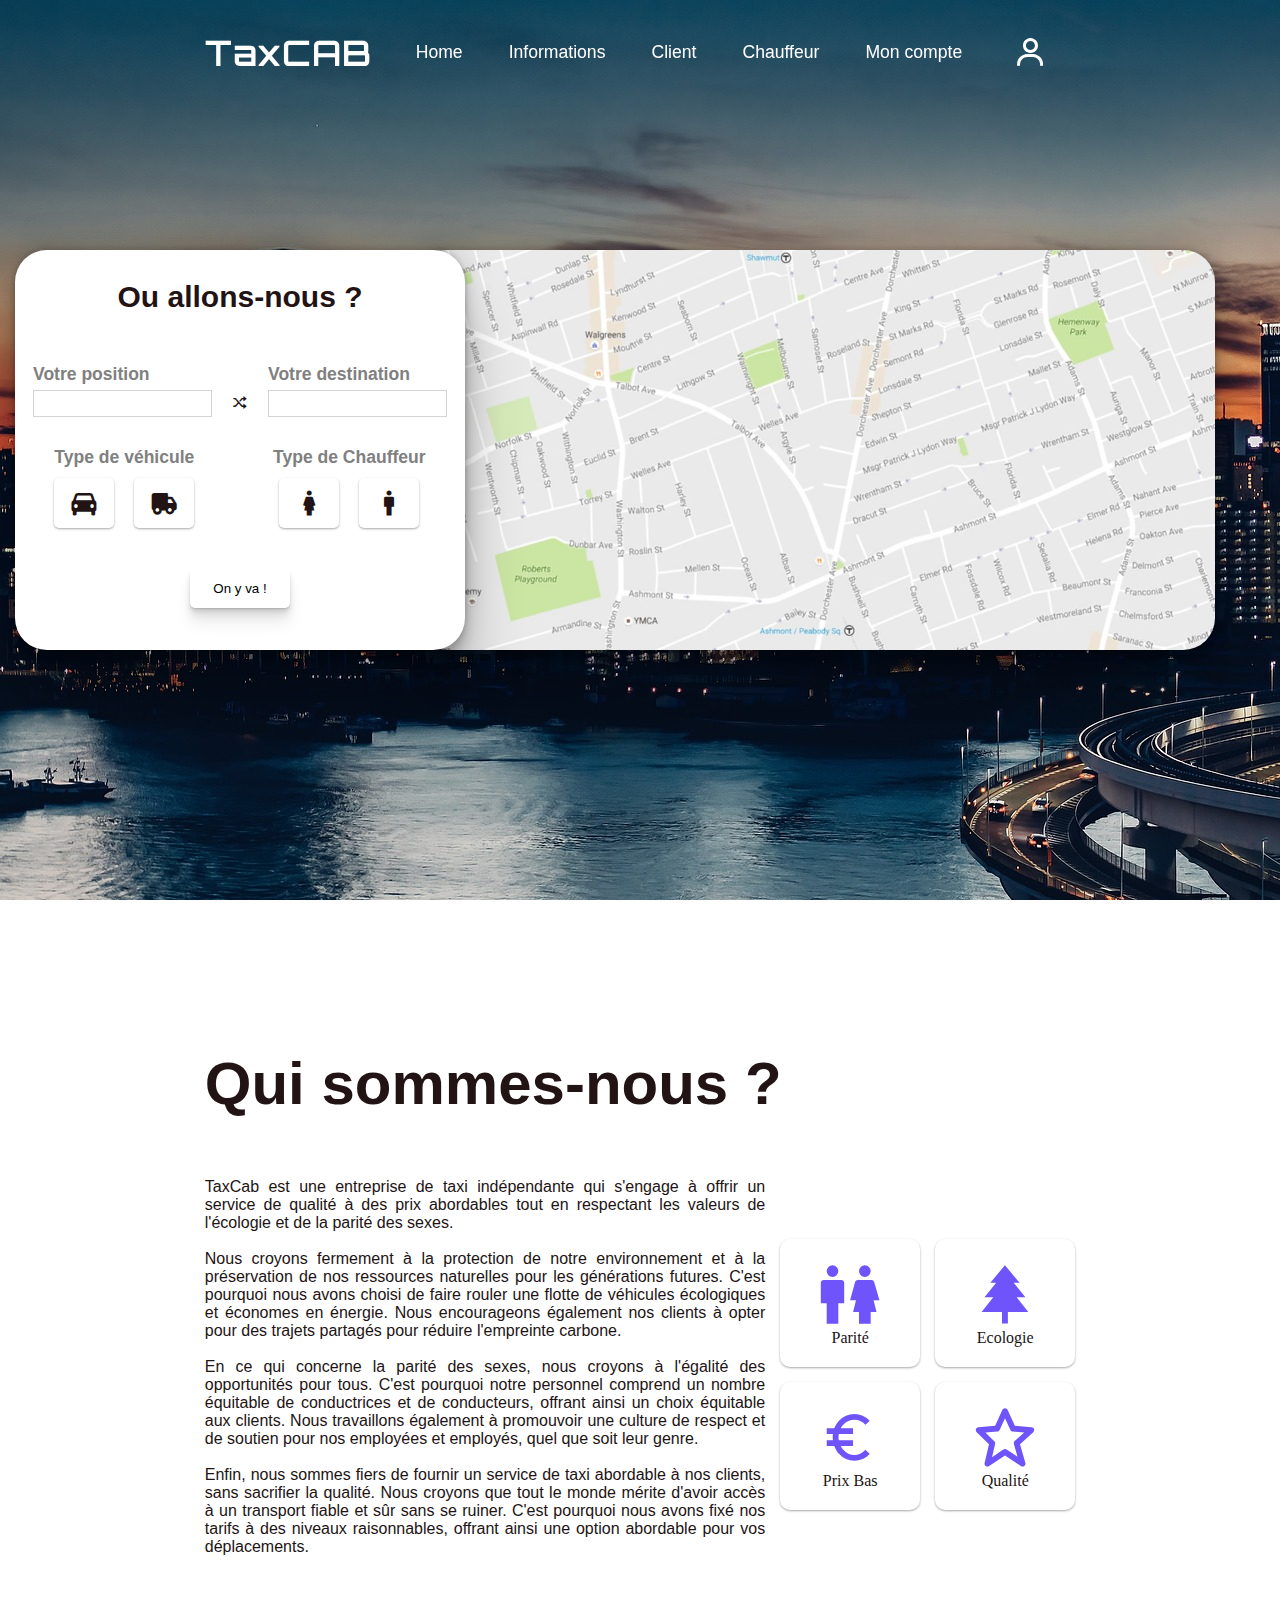
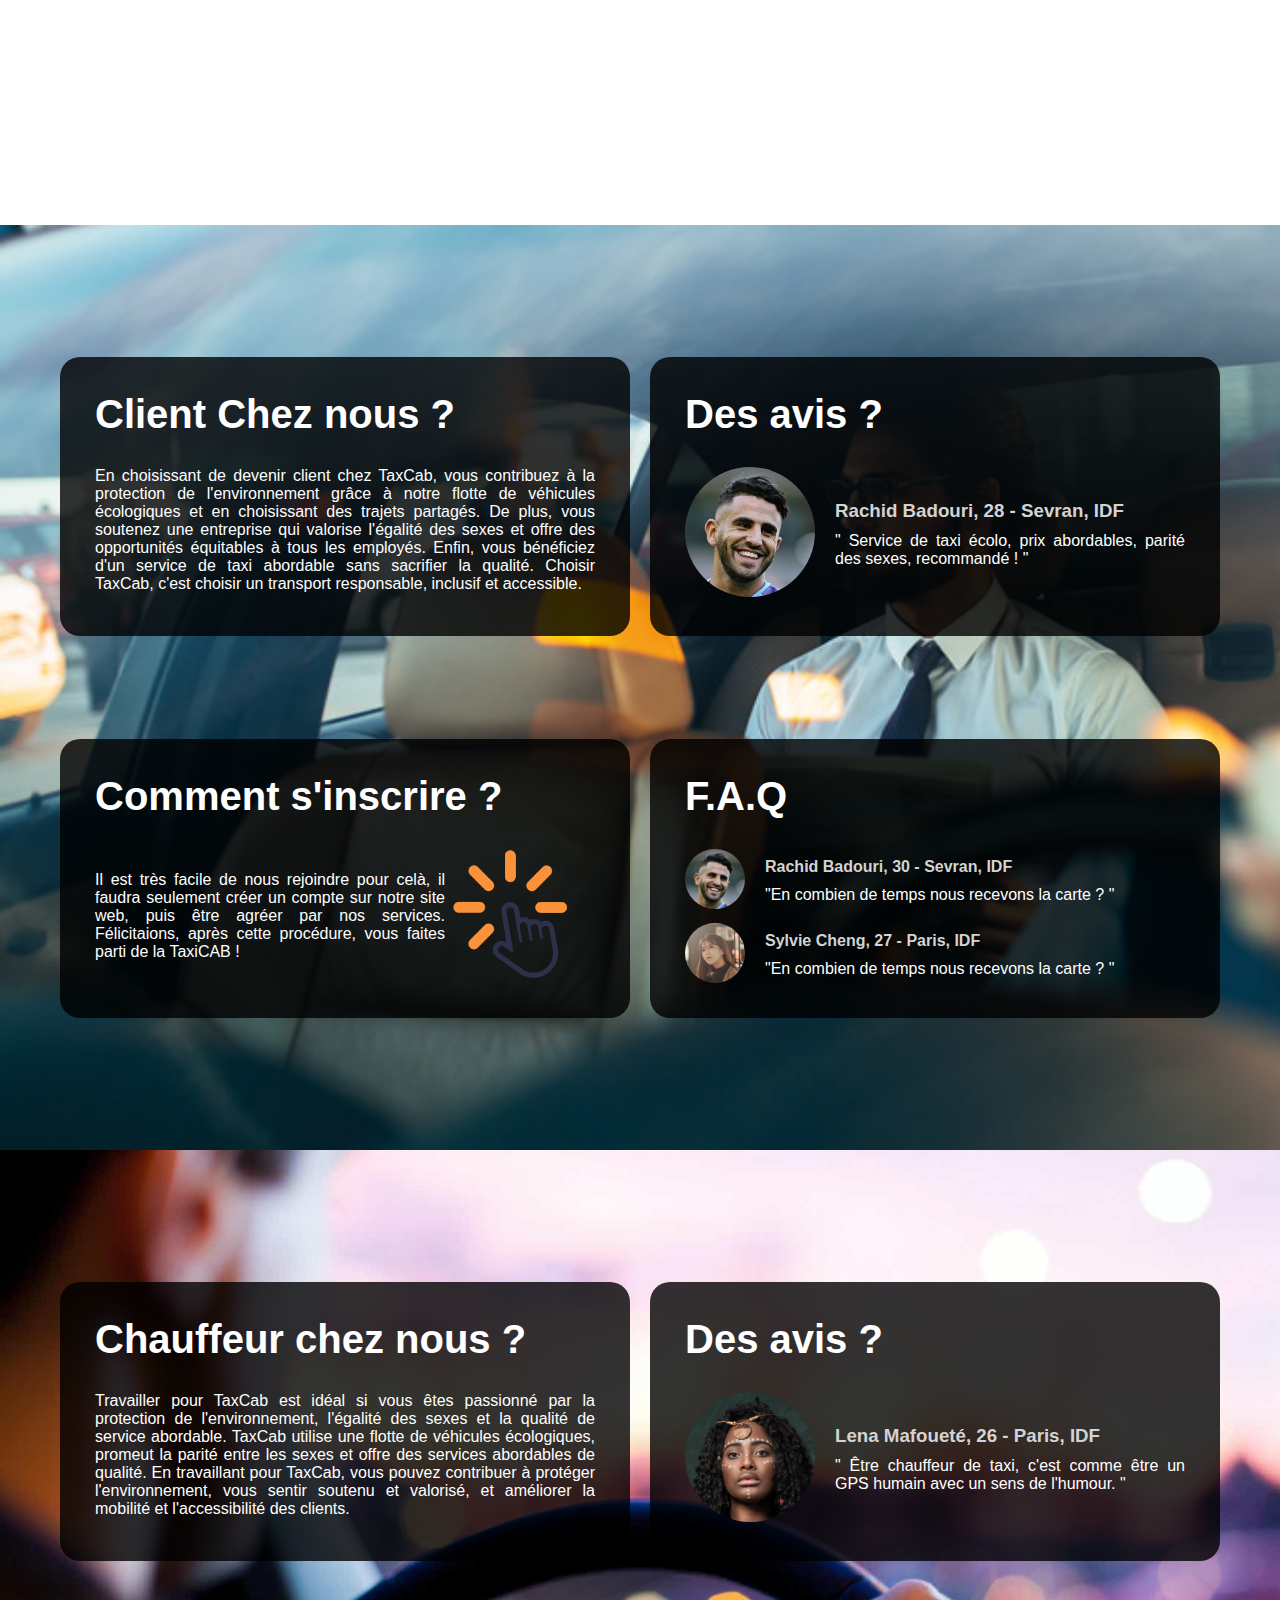
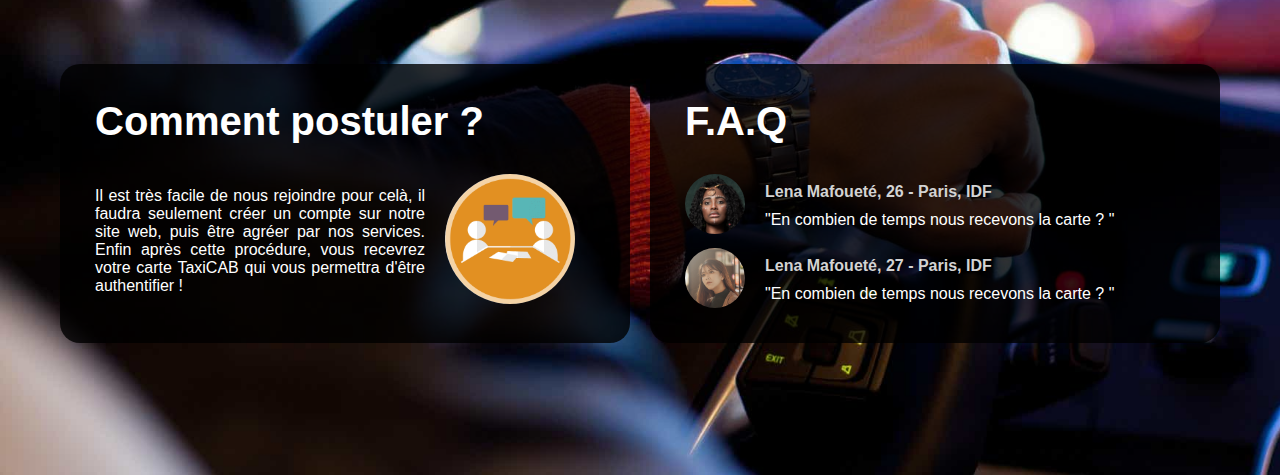
<file: index.html>
<!DOCTYPE html>
<html>
<head>
    <meta charset="utf-8">
    <meta name="viewport" content="width=device-width, initial-scale=1">
    <link rel="stylesheet" type="text/css" href="style.css">
    <link rel="stylesheet" href="https://cdn.jsdelivr.net/npm/boxicons@latest/css/boxicons.min.css">
    <link rel="preconnect" href="https://fonts.googleapis.com">
    <link rel="preconnect" href="https://fonts.gstatic.com" crossorigin>
    <link href="https : //fonts.googleapis.com/css2?family= Paytone+One & family =Poppins:ital,wght@0,100;0,200;0,300;0,400;0,500;0,600;0,700;0,800;0,900;1,800 & display= swap" rel="feuille de style">
    <link href="https://fonts.googleapis.com/css2?family=Orbitron:wght@600&display=swap" rel="stylesheet">

    <title>TaxCAB</title>
</head>
<body>

    <header>
       <h1><a href ="index.html" class = "logo">TaxCAB</a></h1>
        <div class="bx bx-menu" id="menu-icon"></div>
        <nav>
            <ul>
                <li><a href="#Home" class="menu_hover">Home</a></li>
                <li><a href="#Information" class="menu_hover">Informations</a></li>
                <li><a href="#Client" class="menu_hover">Client</a></li>
                <li><a href="#Chauffeur" class="menu_hover">Chauffeur</a></li>
                <li><a href="MonCompte/MonCompte.html" class="menu_hover">Mon compte</a></li>
                <li><a href="connexion/connexion2.html"><div class="bx bx-user" id="user-icon"></div></a></li>
            </ul>
        </nav>
    </header>

    <section class="Home" id="Home">
        
        <div class="box-travel">
            <div class="box-travel-div-title">
                <h2>Ou allons-nous ?</h2>
            </div>
            <div class="box-travel-div">
                <div class="box-travel-div-p">
                    <h3>Votre position</h3>
                    <input type="text" name="position">
                </div>
                <div class=" bx bx-shuffle" id="fleche"></div>
                <div class="box-travel-div-p">
                    <h3>Votre destination</h3>
                    <input type="text" name="position">
                </div>
            </div>
            <div class="div-type">
                <div class="type-vehicule">
                    <div class="type-vehicule-title">
                        <h3>Type de véhicule</h3>
                    </div>
                    <div class="type-vehicule-image">
                        <div class="bx bxs-car icon" id ="icon-car"></div>
                        <div class="bx bxs-truck icon" id ="icon-truck"></div>
                    </div>
                </div>
                <div class="type-vehicule">
                    <div class="type-vehicule-title">
                        <h3>Type de Chauffeur</h3>
                    </div>
                    <div class="type-vehicule-image">
                        <div class="bx bx-female icon" id ="icon-female"></div>
                        <div class="bx bx-male icon" id ="icon-male"></div>
                    </div>
                </div>
            </div>
                <div class="flex">
                    <button class="button-go" type="button"><p>On y va !</p></button>
                </div>
        </div>

        <div class="maps">
            <img src="Image/Carte.png">
        </div>

    </section>

    <section id="Information">
        
        <div class="informations" >
            
            <div class="informations_title">
                <h2><br>Qui sommes-nous ?</h2>
            </div>
            <div class="informations_container">
                <div class="informations_text">
                    <p>TaxCab est une entreprise de taxi indépendante qui s'engage à offrir un service de qualité à des prix abordables tout en respectant les valeurs de l'écologie et de la parité des sexes.</p>

                    <br>

                    <p>Nous croyons fermement à la protection de notre environnement et à la préservation de nos ressources naturelles pour les générations futures. C'est pourquoi nous avons choisi de faire rouler une flotte de véhicules écologiques et économes en énergie. Nous encourageons également nos clients à opter pour des trajets partagés pour réduire l'empreinte carbone.</p>

                    <br>

                    <p>En ce qui concerne la parité des sexes, nous croyons à l'égalité des opportunités pour tous. C'est pourquoi notre personnel comprend un nombre équitable de conductrices et de conducteurs, offrant ainsi un choix équitable aux clients. Nous travaillons également à promouvoir une culture de respect et de soutien pour nos employées et employés, quel que soit leur genre.</p>

                    <br>

                    <p>Enfin, nous sommes fiers de fournir un service de taxi abordable à nos clients, sans sacrifier la qualité. Nous croyons que tout le monde mérite d'avoir accès à un transport fiable et sûr sans se ruiner. C'est pourquoi nous avons fixé nos tarifs à des niveaux raisonnables, offrant ainsi une option abordable pour vos déplacements.</p>
                </div>

                <div class="informations_img">
                    <div class="row">
                        <div class="box_img">
                            
                            <div class='bx bx-male-female icon_informations'></div>

                            <p class="description">Parité</p>                            
                        </div>

                        <div class="box_img">
                            <div class='bx bxs-tree icon_informations'></div>
                            <p class="description">Ecologie</p>
                        </div>
                    </div>

                    <div class="row">
                        <div class="box_img">
                            <div class='bx bx-euro icon_informations' ></div>
                            <p class="description">Prix Bas</p>
                        </div>

                        <div class="box_img">
                            <div class='bx bx-star icon_informations'></div>
                            <p class="description">Qualité</p>
                        </div>
                    </div>
                </div>
            </div>
        </div>

    </section>
    <section id="Client">
       <div class="chauffeur">
           
            <div class="flex_text_chauffeur">
                <div class="row">
                    <div class="transparent-box">
                        <div class="title_chauffeur">
                            <h2>Client Chez nous ?</h2>
                        </div>

                        <div class="description_chauffeur">
                            <p>En choisissant de devenir client chez TaxCab, vous contribuez à la protection de l'environnement grâce à notre flotte de véhicules écologiques et en choisissant des trajets partagés. De plus, vous soutenez une entreprise qui valorise l'égalité des sexes et offre des opportunités équitables à tous les employés. Enfin, vous bénéficiez d'un service de taxi abordable sans sacrifier la qualité. Choisir TaxCab, c'est choisir un transport responsable, inclusif et accessible.</p> 
                        </div>   
                    </div>
                    <div class="transparent-box">
                        <div class="title_chauffeur">
                            <h2>Des avis ?</h2>
                        </div>

                        <div class="description_chauffeur">
                            <div class="description_chauffeur-img">
                                <img class="description-image-chauffeur" src="Image/marhez.png">
                            </div>
                            <div>
                                  <h3>Rachid Badouri, 28 - Sevran, IDF</h3>
                                  <p>" Service de taxi écolo, prix abordables, parité des sexes, recommandé ! "</p>   
                            </div>
                        </div>   
                    </div>
                </div>
                <div class="row">
                    <div class="transparent-box">
                        <div class="title_chauffeur">
                            <h2>Comment s'inscrire ?</h2>
                        </div>
                        <div class="description_chauffeur">
                            <div>
                                  <p>Il est très facile de nous rejoindre pour celà, il faudra seulement créer un compte sur notre site web, puis être agréer par nos services. Félicitaions, après cette procédure, vous faites parti de la TaxiCAB !</p>   
                            </div>
                            <div class="description_chauffeur-img">
                                <a href="Connexionchauffeur/chauffeur.html"><img class="description-image-chauffeur" id= "img3"src="Image/inscription.png"></a>
                            </div>
                        </div> 
                    </div>
                    <div class="transparent-box">
                        <div class="title_chauffeur">
                            <h2>F.A.Q</h2>
                        </div>

                        <div class="description_chauffeur">
                            <div class="faq">
                                <div class="flex-center" id="row-ligne">
                                    <div class="description_chauffeur-img">
                                        <img class="description-image-chauffeur" src="Image/marhez.png">
                                    </div>
                                    <div>
                                          <h3>Rachid Badouri, 30 - Sevran, IDF</h3>
                                          <p>"En combien de temps nous recevons la carte ? "</p>   
                                    </div>
                                </div>
                                <div class="flex-center">
                                    <div class="description_chauffeur-img">
                                        <img class="description-image-chauffeur" src="Image/faq.jpg">
                                    </div>
                                    <div>
                                          <h3>Sylvie Cheng, 27 - Paris, IDF</h3>
                                          <p>"En combien de temps nous recevons la carte ? "</p>   
                                    </div>
                                </div>
                            </div>
                        </div>
                    </div>
                </div>
            </div>
        </div> 
    </section>    
    <section id="Chauffeur">
       <div class="chauffeur">
           
            <div class="flex_text_chauffeur">
                <div class="row">
                    <div class="transparent-box">
                        <div class="title_chauffeur">
                            <h2>Chauffeur chez nous ?</h2>
                        </div>

                        <div class="description_chauffeur">
                            <p>Travailler pour TaxCab est idéal si vous êtes passionné par la protection de l'environnement, l'égalité des sexes et la qualité de service abordable. TaxCab utilise une flotte de véhicules écologiques, promeut la parité entre les sexes et offre des services abordables de qualité. En travaillant pour TaxCab, vous pouvez contribuer à protéger l'environnement, vous sentir soutenu et valorisé, et améliorer la mobilité et l'accessibilité des clients.</p> 
                        </div>   
                    </div>
                    <div class="transparent-box">
                        <div class="title_chauffeur">
                            <h2>Des avis ?</h2>
                        </div>

                        <div class="description_chauffeur">
                            <div class="description_chauffeur-img">
                                <img class="description-image-chauffeur" src="Image/avis1.jpg">
                            </div>
                            <div>
                                  <h3>Lena Mafoueté, 26 - Paris, IDF</h3>
                                  <p>" Être chauffeur de taxi, c'est comme être un GPS humain avec un sens de l'humour. "</p>   
                            </div>
                        </div>   
                    </div>
                </div>
                <div class="row">
                    <div class="transparent-box">
                        <div class="title_chauffeur">
                            <h2>Comment postuler ?</h2>
                        </div>
                        <div class="description_chauffeur">
                            <div>
                                  <p>Il est très facile de nous rejoindre pour celà, il faudra seulement créer un compte sur notre site web, puis être agréer par nos services. Enfin après cette procédure, vous recevrez votre carte TaxiCAB qui vous permettra d'être authentifier !</p>   
                            </div>
                            <div class="description_chauffeur-img">
                                <a href="Connexionchauffeur/chauffeur.html"><img class="description-image-chauffeur" id= "img2"src="Image/rejoinsnous.jpg"></a>
                            </div>
                        </div> 
                    </div>
                    <div class="transparent-box">
                        <div class="title_chauffeur">
                            <h2>F.A.Q</h2>
                        </div>

                        <div class="description_chauffeur">
                            <div class="faq">
                                <div class="flex-center" id="row-ligne">
                                    <div class="description_chauffeur-img">
                                        <img class="description-image-chauffeur" src="Image/avis1.jpg">
                                    </div>
                                    <div>
                                          <h3>Lena Mafoueté, 26 - Paris, IDF</h3>
                                          <p>"En combien de temps nous recevons la carte ? "</p>   
                                    </div>
                                </div>
                                <div class="flex-center">
                                    <div class="description_chauffeur-img">
                                        <img class="description-image-chauffeur" src="Image/faq.jpg">
                                    </div>
                                    <div>
                                          <h3>Lena Mafoueté, 27 - Paris, IDF</h3>
                                          <p>"En combien de temps nous recevons la carte ? "</p>   
                                    </div>
                                </div>
                            </div>
                        </div>
                    </div>
                </div>
            </div>
        </div> 
    </section>
    <script type="text/javascript" src="script.js"></script>

</body>
</html>
</file>
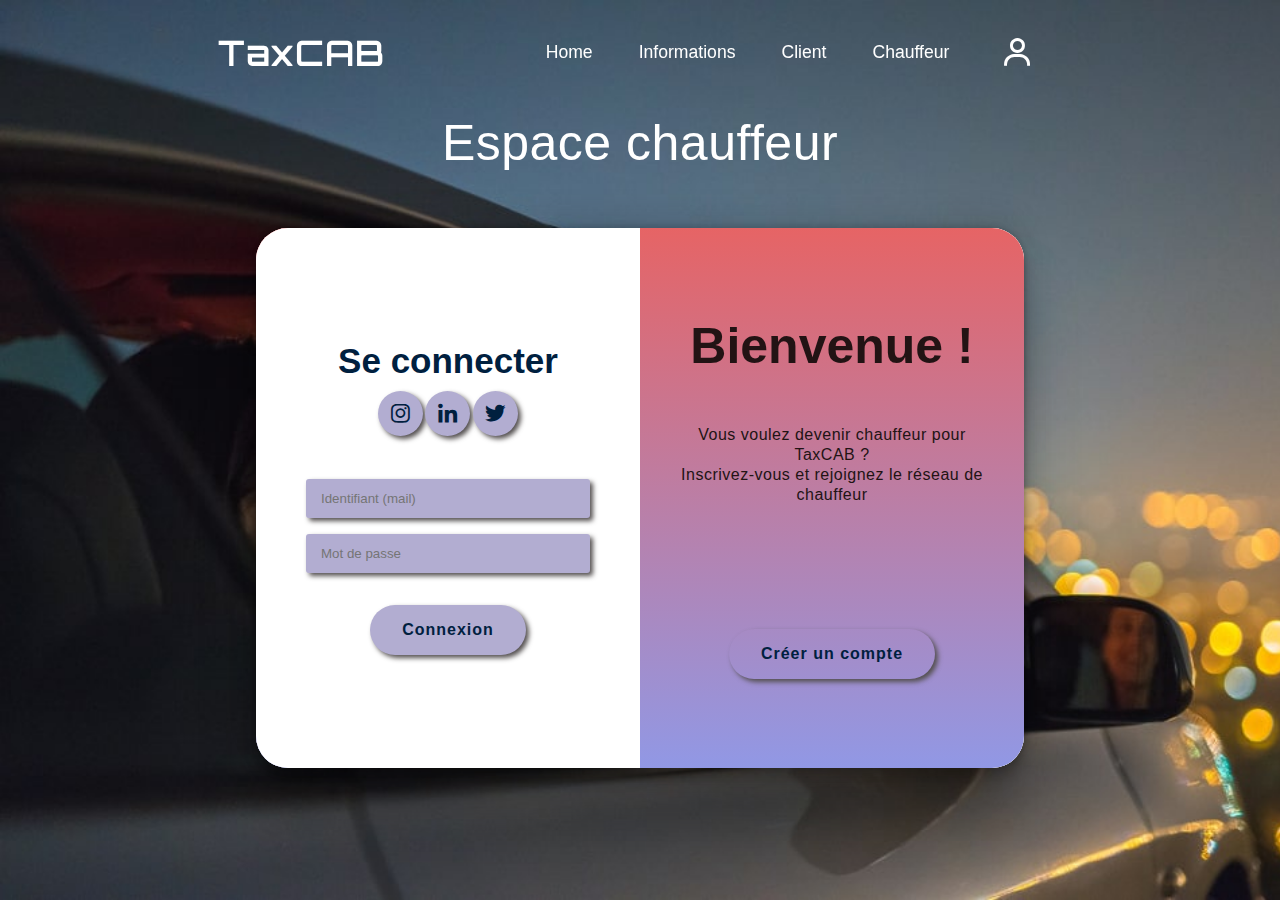
<file: chauffeur/chauffeur.html>
<!DOCTYPE html>
<html>
<head>
    <meta charset="utf-8">
    <meta name="viewport" content="width=device-width, initial-scale=1">
    <link rel="stylesheet" type="text/css" href="chauffeur.css">
    <link rel="stylesheet" href="https://cdn.jsdelivr.net/npm/boxicons@latest/css/boxicons.min.css">
    <link rel="preconnect" href="https://fonts.googleapis.com">
    <link rel="preconnect" href="https://fonts.gstatic.com" crossorigin>
    <link href="https : //fonts.googleapis.com/css2?family= Paytone+One & family =Poppins:ital,wght@0,100;0,200;0,300;0,400;0,500;0,600;0,700;0,800;0,900;1,800 & display= swap" rel="feuille de style">
    <link href="https://fonts.googleapis.com/css2?family=Orbitron:wght@600&display=swap" rel="stylesheet">
    <script src="script.js"></script>

    <title>Chauffeur</title>
</head>
<body>

    <header>
       <h1><a href ="index.html" class = "logo">TaxCAB</a></h1>
        <div class="bx bx-menu" id="menu-icon"></div>
        <nav>
            <ul>
                <li><a href="../index.html" class="menu_hover">Home</a></li>
                <li><a href="#Information" class="menu_hover">Informations</a></li>
                <li><a href="#Conducteur" class="menu_hover">Client</a></li>
                <li><a href="#Chauffeur" class="menu_hover">Chauffeur</a></li>
                <li><a href="../connexion/connexion2.html"><div class="bx bx-user" id="user-icon"></div></a></li>
            </ul>
        </nav>
    </header>
    <p class="esp-chauff">Espace chauffeur</p>
    <div class="container">
        <div id="formulaire1">
            <div class="form-container sign-up-container">
                <form action="#">
                    <h1 id="inscription">Inscription</h1>
                    
                    <div class="nom-prenom">
                        <input type="text" placeholder="Nom" class="np" required> 
                        <input type="text" placeholder="Prenom" class="np" required>
                    </div>
                    <input type="text" placeholder="Numéro d'immatriculation">
                    <div class="nom-prenom">
                        <input type="text" placeholder="Numéro de permis de conduire" class="np">
                        <input type="text" placeholder="Date d'obtention du permis" class="np">
                    </div>
                    
                    <input type="text" placeholder="Adresse">
                    <div class="nom-prenom">
                        <input type="text" placeholder="Ville" class="np">
                        <input type="text" placeholder="Code Postal" class="np">
                    </div>
                    <input type="email" placeholder="Identifiant (mail)" required>
                    <input type="password" placeholder="Mot de passe" required>
                    <button>Créer le compte</button>
                </form>
            </div>
            <div class="overlay-panel overlay-left">
                <h1 class="accroche">Heureux de vous revoir !</h1>
                <p>Vous êtes chauffeur pour TaxCAB et disposez d'un compte ? <br> Cliquez ci-dessous pour vous connecter à votre compte.</p>
                <button class="ghost" onclick="transition1()">Se connecter</button>
            </div>
        </div>
        
        <div id="formulaire2">
            <div class="form-container log-in-container">
                <form action="#">
                    <h1 id="inscription">Se connecter</h1>
                    <div class="social-container">
                        <a href="https://www.instagram.com" target="_blank" class="icons"><div class="bx bxl-instagram" id="icons"></div></a>
                        <a href="https://fr.linkedin.com/" target="_blank" class="icons"><div class="bx bxl-linkedin" id="icons"></div></a>
                        <a href="https://twitter.com/?lang=fr" target="_blank" class="icons"><div class="bx bxl-twitter" id="icons"></div></a>
                        
                    </div>
                    
                    <input type="email" placeholder="Identifiant (mail)" required>
                    <input type="password" placeholder="Mot de passe" required> 
                    <button>Connexion</button>
                </form>
            </div>    
            <div class="overlay-panel overlay-right">
                <h1 class="accroche">Bienvenue !</h1>
                <p>Vous voulez devenir chauffeur pour TaxCAB ? <br>
                Inscrivez-vous et rejoignez le réseau de chauffeur</p>
                <button class="ghost" id="login" onclick="transition2()">Créer un compte</button>
            </div>      
        </div>      
     </div>
</body>
</html>
</file>
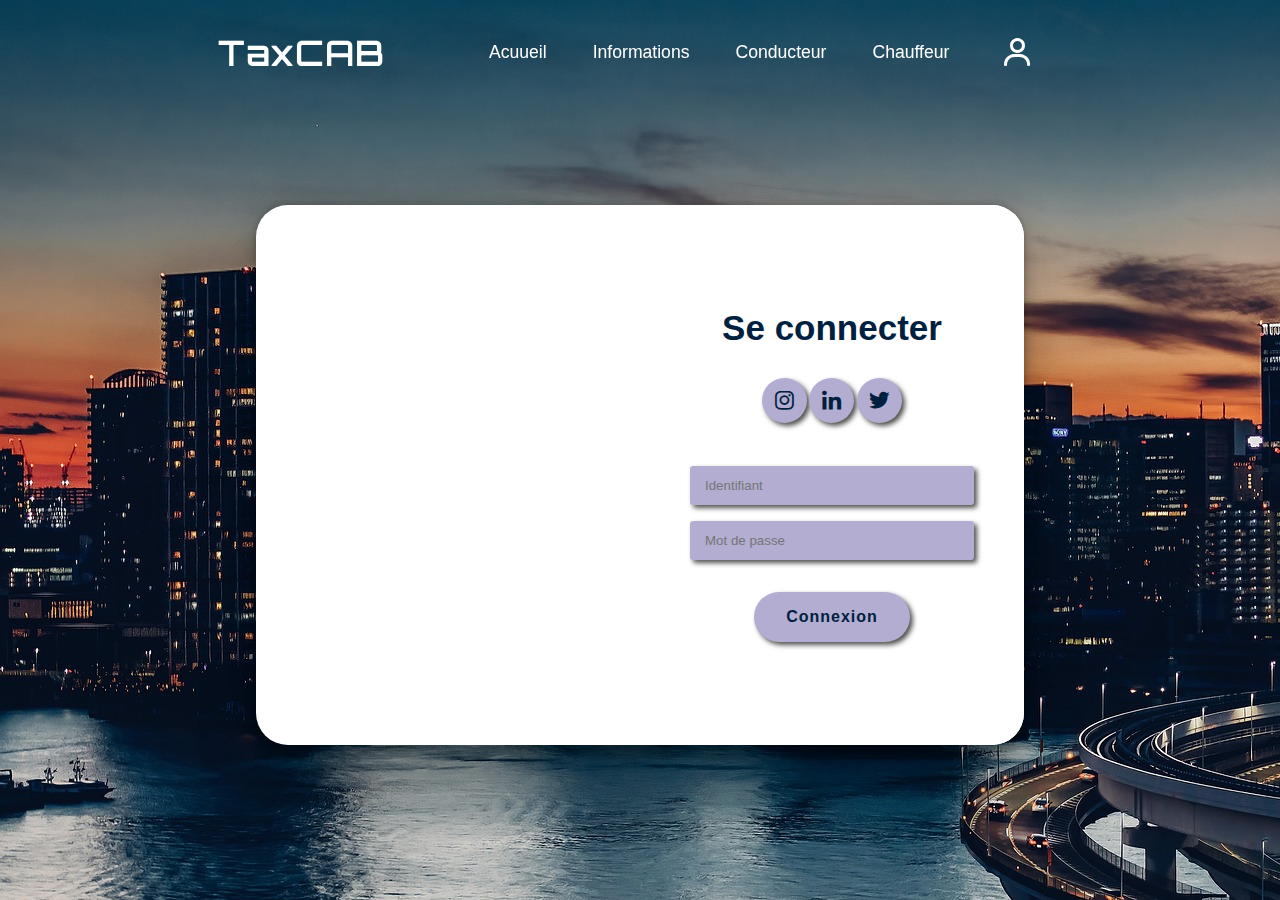
<file: connexion/connexion2 (2).html>
<!DOCTYPE html>
<html lang="en">
<head>
    <meta charset="UTF-8">
    <meta http-equiv="X-UA-Compatible" content="IE=edge">
    <meta name="viewport" content="width=device-width, initial-scale=1.0">
    <link rel="stylesheet" href="connexion2.css">
    <link rel="stylesheet" href="https://cdn.jsdelivr.net/npm/boxicons@latest/css/boxicons.min.css">
    <link rel="preconnect" href="https://fonts.googleapis.com">
    <link rel="preconnect" href="https://fonts.gstatic.com" crossorigin>
    <link href="https : //fonts.googleapis.com/css2?family= Paytone+One & family =Poppins:ital,wght@0,100;0,200;0,300;0,400;0,500;0,600;0,700;0,800;0,900;1,800 & display= swap" rel="feuille de style">
    <link href="https://fonts.googleapis.com/css2?family=Orbitron:wght@600&display=swap" rel="stylesheet">
    <link rel="stylesheet" href="https://cdnjs.cloudflare.com/ajax/libs/font-awesome/5.14.0/css/all.min.css">
    <title>Connexion2</title>
</head>
<body>
    <header>
        <h1><a href ="#" class = "logo">TaxCAB</a></h1>
         <div class="bx bx-menu" id="menu-icon"></div>
         <nav>
             <ul>
                 <li><a href="#Home" class="menu_hover">Acuueil</a></li>
                 <li><a href="#Information" class="menu_hover">Informations</a></li>
                 <li><a href="#Conducteur" class="menu_hover">Conducteur</a></li>
                 <li><a href="#Chauffeur" class="menu_hover">Chauffeur</a></li>
                 <li><a href=""><div class="bx bx-user" id="user-icon"></div></a></li>
             </ul>
         </nav>
     </header>

     <div class="container">
        <div class="form-container sign-up-container">
            <form action="#">
                <h1 id="inscription">Se connecter</h1>
                <div class="social-container">
                    <a href="https://www.instagram.com" target="_blank" class="icons"><div class="bx bxl-instagram" id="icons"></div></a>
                    <a href="https://fr.linkedin.com/" target="_blank" class="icons"><div class="bx bxl-linkedin" id="icons"></div></a>
                    <a href="https://twitter.com/?lang=fr" target="_blank" class="icons"><div class="bx bxl-twitter" id="icons"></div></a>
                    
                </div>
                <input type="email" placeholder="Identifiant">
                <input type="password" placeholder="Mot de passe">
                <button>Connexion</button>
            </form>
        </div>

        <div class="connexion">
            
        </div>
     </div>
    
</body>
</html>
</file>
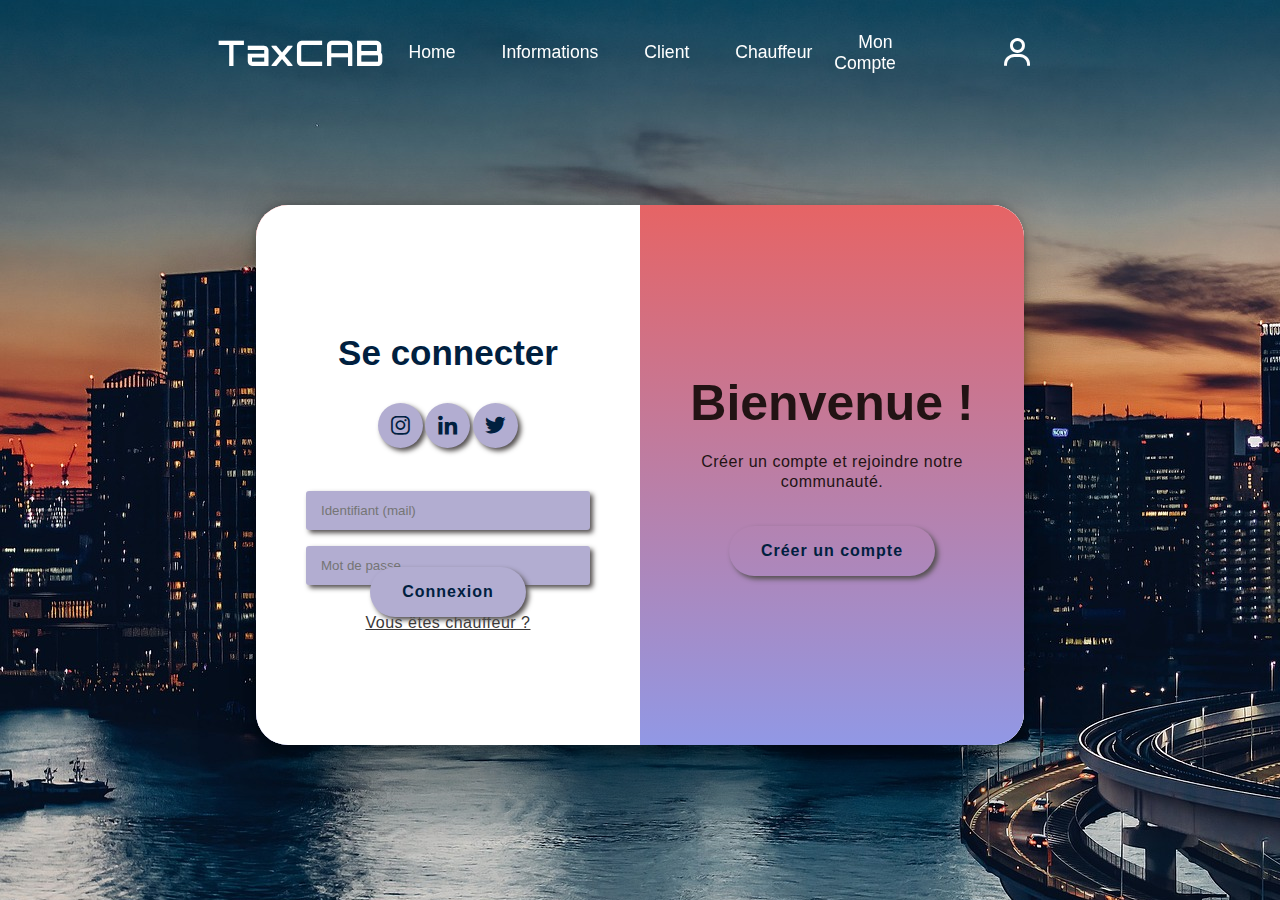
<file: connexion/connexion2.html>
<!DOCTYPE html>
<html lang="fr">
<head>
    <meta charset="UTF-8">
    <meta http-equiv="X-UA-Compatible" content="IE=edge">
    <meta name="viewport" content="width=device-width, initial-scale=1.0">
    <link rel="stylesheet" href="connexion2.css">
    <script src="script.js"></script>
    <link rel="stylesheet" href="https://cdn.jsdelivr.net/npm/boxicons@latest/css/boxicons.min.css">
    <link rel="preconnect" href="https://fonts.googleapis.com">
    <link rel="preconnect" href="https://fonts.gstatic.com" crossorigin>
    <link href="https : //fonts.googleapis.com/css2?family= Paytone+One & family =Poppins:ital,wght@0,100;0,200;0,300;0,400;0,500;0,600;0,700;0,800;0,900;1,800 & display= swap" rel="feuille de style">
    <link href="https://fonts.googleapis.com/css2?family=Orbitron:wght@600&display=swap" rel="stylesheet">
    <link rel="stylesheet" href="https://cdnjs.cloudflare.com/ajax/libs/font-awesome/5.14.0/css/all.min.css">
    <title>Connexion</title>
</head>
<body>
    <header>
        <h1><a href ="../index.html" class = "logo">TaxCAB</a></h1>
         <div class="bx bx-menu" id="menu-icon"></div>
         <nav>
             <ul>
                 <li><a href="../index.html#Home" class="menu_hover">Home</a></li>
                 <li><a href="../index.html#Information" class="menu_hover">Informations</a></li>
                 <li><a href="../index.html#Client" class="menu_hover">Client</a></li>
                 <li><a href="../index.html#Chauffeur" class="menu_hover">Chauffeur</a></li>
                 <li><a href="../MonCompte/MonCompte.html" class="menu_hover">Mon Compte</a></li>
                 <li><a href=""><div class="bx bx-user" id="user-icon"></div></a></li>
             </ul>
         </nav>
     </header>
     <div class="container">
        <div id="formulaire1">
            <div class="form-container sign-up-container">
                <form action="inscription.php" method="post">
                    <h1 id="inscription">Inscription</h1>
                    <div class="nom-prenom">
                        <input type="text" placeholder="Nom" class="np"  id="nom" name ="nom"> 
                        <input type="text" placeholder="Prenom" class="np"  id="prenom" name="prenom">
                    </div>
                    <input type="text" placeholder="Numero rue et nom rue"  id="adresse" name ="adresse"> 
                    <div class="nom-prenom">
                        <input type="text" placeholder="Ville" class="np" id="ville" name="ville">
                        <input type="text" placeholder="Code Postal" class="np" id="cp" name ="cp">
                    </div>
                    <input type="email" placeholder="Identifiant (mail)"  id="mail" name="mail">
                    <input type="password" placeholder="Mot de passe"  id="mdp" name="mdp">
                    <button type="submit">Créer le compte</button>
                </form>
            </div>
            <div class="overlay-panel overlay-left">
                <h1 class="accroche">Heureux de vous revoir !</h1>
                <p>Si vous disposez d'un compte cliquez ci-dessous</p>
                <button class="ghost" onclick="transition1()">Se connecter</button>
            </div>
        </div>
        
        <div id="formulaire2">
            <div class="form-container log-in-container">
                <form action="connexion.php" method="post">
                    <h1 id="inscription">Se connecter</h1>
                    <div class="social-container">
                        <a href="https://www.instagram.com" target="_blank" class="icons"><div class="bx bxl-instagram" id="icons"></div></a>
                        <a href="https://fr.linkedin.com/" target="_blank" class="icons"><div class="bx bxl-linkedin" id="icons"></div></a>
                        <a href="https://twitter.com/?lang=fr" target="_blank" class="icons"><div class="bx bxl-twitter" id="icons"></div></a>
                        
                    </div>
                    
                    <input type="email" placeholder="Identifiant (mail)"  id="mailco" name="mailco">
                    <input type="password" placeholder="Mot de passe"  id="mdpco" name="mdpco"> 
                    <a href="../Connexionchauffeur/chauffeur.html" class="connexionChauffeur"><p>Vous êtes chauffeur ?</p></a>
                    <button type="submit">Connexion</button>
                </form>
            </div>    
            <div class="overlay-panel overlay-right">
                <h1 class="accroche">Bienvenue !</h1>
                <p>Créer un compte et rejoindre notre communauté.</p>
                <button class="ghost" id="login" onclick="transition2()">Créer un compte</button>
            </div>      
        </div>      
     </div>
</body>
</html>
</file>
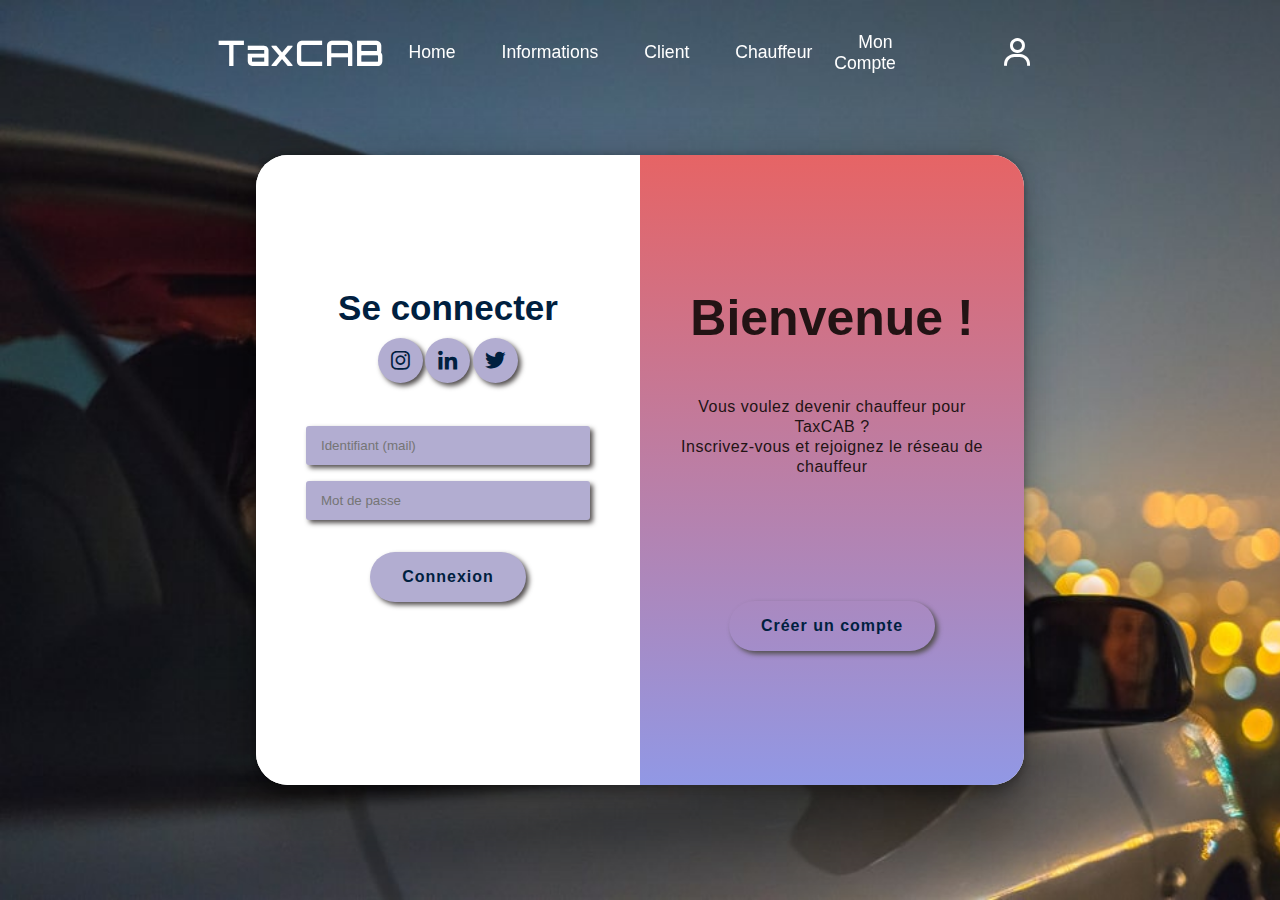
<file: Connexionchauffeur/chauffeur.html>
<!DOCTYPE html>
<html>
<head>
    <meta charset="utf-8">
    <meta name="viewport" content="width=device-width, initial-scale=1">
    <link rel="stylesheet" type="text/css" href="chauffeur.css">
    <link rel="stylesheet" href="https://cdn.jsdelivr.net/npm/boxicons@latest/css/boxicons.min.css">
    <link rel="preconnect" href="https://fonts.googleapis.com">
    <link rel="preconnect" href="https://fonts.gstatic.com" crossorigin>
    <link href="https : //fonts.googleapis.com/css2?family= Paytone+One & family =Poppins:ital,wght@0,100;0,200;0,300;0,400;0,500;0,600;0,700;0,800;0,900;1,800 & display= swap" rel="feuille de style">
    <link href="https://fonts.googleapis.com/css2?family=Orbitron:wght@600&display=swap" rel="stylesheet">
    <script src="script.js"></script>

    <title>Chauffeur</title>
</head>
<body>

    <header>
       <h1><a href ="../index.html" class = "logo">TaxCAB</a></h1>
        <div class="bx bx-menu" id="menu-icon"></div>
        <nav>
            <ul>
                <li><a href="../index.html" class="menu_hover">Home</a></li>
                <li><a href="../index.html#Information" class="menu_hover">Informations</a></li>
                <li><a href="../index.html#Client" class="menu_hover">Client</a></li>
                <li><a href="../index.html#Chauffeur" class="menu_hover">Chauffeur</a></li>
                <li><a href="../MonCompte/MonCompte.html" class="menu_hover">Mon Compte</a></li>
                <li><a href="../connexion/connexion2.html"><div class="bx bx-user" id="user-icon"></div></a></li>
            </ul>
        </nav>
    </header>
    <div class="container">
        <div id="formulaire1">
            <div class="form2-container sign-up-container ">
                <div class="haut">
                    <div class='bx bx-chevrons-left flecheRetour'></div>
                    <a href="chauffeur.html"><p class="retour">Retour</p></a>
                </div>
                <form action="inscriptionChauffeur.php" method="post">
                    <h1 id="inscription">Inscription</h1>
                    
                    <div class="nom-prenom">
                        <input type="text" placeholder="Nom" class="np insc"  name="nomChauffeur" id="nomChauffeur"> 
                        <input type="text" placeholder="Prenom" class="np insc"  name="prenomChauffeur" id="prenomChauffeur">
                    </div>
                    <div class="nom-prenom">
                        <input type="text" placeholder="Numéro de permis de conduire" class="np insc" name="numPermis" id="numPermis">
                        <input type="text" placeholder="Date d'obtention du permis" class="np insc" name="dateObtentionPermis" id="dateObtentionPermis">
                    </div>
                    <div class="nom-prenom">
                        <input type="text" placeholder="Adresse" class="np insc" name="adresseChauffeur" id="adresseChauffeur">
                        <input type="text" placeholder="Numéro d'immatriculation" class="np insc" name="numeroImmatriculation" id="numeroImmatriculation">
                    </div>
                    
                    <div class="nom-prenom">
                        <input type="text" placeholder="Ville" class="np insc" name="villeChauffeur" id="villeChauffeur">
                        <input type="text" placeholder="Code Postal" class="np insc" name="cpChauffeur" id="cpChauffeur">
                    </div>
                    <div class="nom-prenom">
                        <input type="email" placeholder="Identifiant (mail)" class="np insc"  name="mailChauffeur" id="mailChauffeur">
                        <input type="password" placeholder="Mot de passe" class="np insc"  name="mdpChauffeur" id="mdpChauffeur">
                    </div>
                    
                    <div class="bas">
                        <button type="submit">Créer le compte</button>
                    </div>
                </form>
            </div>
        </div>
        
        <div id="formulaire2">
            <div class="form-container log-in-container">
                <form action="connexionChauffeur.php" method="post">
                    <h1 id="inscription">Se connecter</h1>
                    <div class="social-container">
                        <a href="https://www.instagram.com" target="_blank" class="icons"><div class="bx bxl-instagram" id="icons"></div></a>
                        <a href="https://fr.linkedin.com/" target="_blank" class="icons"><div class="bx bxl-linkedin" id="icons"></div></a>
                        <a href="https://twitter.com/?lang=fr" target="_blank" class="icons"><div class="bx bxl-twitter" id="icons"></div></a>
                        
                    </div>
                    
                    <input type="email" placeholder="Identifiant (mail)" name="mailcoch" id="mailcoch">
                    <input type="password" placeholder="Mot de passe" name="mdpcoch" id="mdpcoch"> 
                    <button type="submit">Connexion</button>
                    
                </form>
            </div>    
            <div class="overlay-panel overlay-right">
                <h1 class="accroche">Bienvenue !</h1>
                <p>Vous voulez devenir chauffeur pour TaxCAB ? <br>
                Inscrivez-vous et rejoignez le réseau de chauffeur</p>
                <button class="ghost" id="login" onclick="transition2()">Créer un compte</button>
            </div>      
        </div>      
     </div>
</body>
</html>
</file>
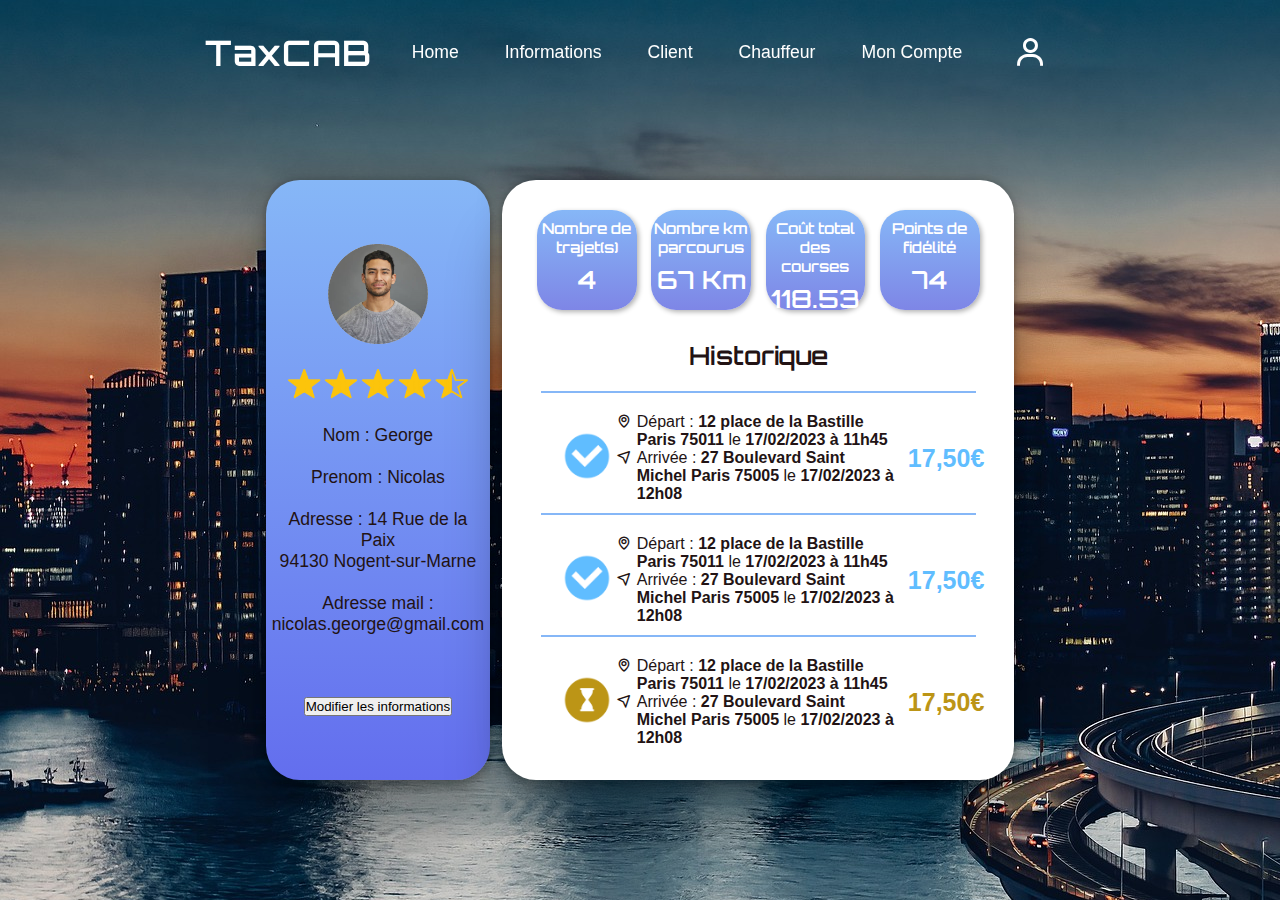
<file: MonCompte/MonCompte.html>
<!DOCTYPE html>
<html>
<head>
    <meta charset="utf-8">
    <meta name="viewport" content="width=device-width, initial-scale=1">
    <link rel="stylesheet" type="text/css" href="MonCompte.css">
    <link rel="stylesheet" href="https://cdn.jsdelivr.net/npm/boxicons@latest/css/boxicons.min.css">
    <link rel="preconnect" href="https://fonts.googleapis.com">
    <link rel="preconnect" href="https://fonts.gstatic.com" crossorigin>
    <link href="https : //fonts.googleapis.com/css2?family= Paytone+One & family =Poppins:ital,wght@0,100;0,200;0,300;0,400;0,500;0,600;0,700;0,800;0,900;1,800 & display= swap" rel="feuille de style">
    <link href="https://fonts.googleapis.com/css2?family=Orbitron:wght@600&display=swap" rel="stylesheet">

    <title>TaxCAB</title>
</head>
<body>

    <header>
       <h1><a href ="index.html" class = "logo">TaxCAB</a></h1>
        <div class="bx bx-menu" id="menu-icon"></div>
        <nav>
            <ul>
                <li><a href="../index.html" class="menu_hover">Home</a></li>
                <li><a href="../index.html#Information" class="menu_hover">Informations</a></li>
                <li><a href="../index.html#Client" class="menu_hover">Client</a></li>
                <li><a href="../index.html#Chauffeur" class="menu_hover">Chauffeur</a></li>
                <li><a href="../MonCompte/MonCompte.html" class="menu_hover">Mon Compte</a></li>
                <li><a href="../connexion/connexion2.html"><div class="bx bx-user" class="deroulant" id="user-icon"></div></a></li>
            </ul>
        </nav>
    </header>

    <section class="sect1">
        
    </section>

    <section class="monCompte">
        <div class="container">
            <div class="left">
                <div class="infos">
                    <img src="images/ppman.png" class="img-profile" alt=""> <br>
                    <img src="images/4,5etoiles.png" alt="" id="etoiles">
                    <p>Nom : George</p>
                    <div class="ligne"></div>
                    <p>Prenom : Nicolas</p>
                    <div class="ligne"></div>
                    <p>Adresse : 14 Rue de la Paix <br> 94130 Nogent-sur-Marne</p>
                    <div class="ligne" ></div>
                    <p id="ligne-spe">Adresse mail : nicolas.george@gmail.com</p>
                    <button class="ghost">Modifier les informations</button>
                </div>
                
            </div>
            <div class="right">
                <div class="recap">
                    <div class="boites" id="boiteG">
                        <h1 class = "logo2">Nombre de trajet(s)</h1>
                        <h1 class="logo2" id="chiffre">4</h1>
                    </div>
                    <div class="boites" id="mid">
                        <h1 class = "logo2">Nombre km parcourus</h1>
                        <h1 class="logo2" id="chiffre">67 Km</h1>
                    </div>
                    <div class="boites" id="mid2">
                        <h1 class = "logo2">Coût total des courses</h1>
                        <h1 class="logo2" id="chiffre">118.53 €</h1>
                    </div>
                    <div class="boites" id="boiteD">
                        <h1 class = "logo2">Points de fidélité</h1>
                        <h1 class="logo2" id="chiffre">74</h1>
                    </div>
                </div>
                
                <div class="historique-container">
                    <div class="titre">
                        <h2 id="histo">Historique</h2> 
                    </div>

                    <div class="separation">
                    </div>

                    <div class="row">
                        <div class="div_img">
                            <img src="images/valide.png" alt="" class="valide">
                        </div>
                        <div class="adresse">
                            <div class="dep">
                                <i class='bx bx-map'></i>
                                <p>Départ : <b>12 place de la Bastille Paris 75011</b> le <b>17/02/2023 à 11h45</b> </p>
                            </div>
                            <div class="dep">
                                <i class='bx bx-navigation'></i>
                                <p>Arrivée : <b>27 Boulevard Saint Michel Paris 75005</b>  le <b>17/02/2023 à 12h08</b> </p> <br>
                            </div>
                        </div>
                        <div class="prixFin">
                            <p>17,50€</p> 
                        </div>
                    </div>

                    <div class="separation">
                    </div>

                    <div class="row">
                        <div class="div_img">
                            <img src="images/valide.png" alt="" class="valide">
                        </div>
                        <div class="adresse">
                            <div class="dep">
                                <i class='bx bx-map'></i>
                                <p>Départ : <b>12 place de la Bastille Paris 75011</b> le <b>17/02/2023 à 11h45</b> </p>
                            </div>
                            <div class="dep">
                                <i class='bx bx-navigation'></i>
                                <p>Arrivée : <b>27 Boulevard Saint Michel Paris 75005</b>  le <b>17/02/2023 à 12h08</b> </p> <br>
                            </div>
                        </div>
                        <div class="prixFin">
                            <p>17,50€</p> 
                        </div>
                    </div>

                    <div class="separation">
                    </div>

                    <div class="row">
                        <div class="div_img">
                            <img src="images/attente.png" alt="" class="valide">
                        </div>
                        <div class="adresse">
                            <div class="dep">
                                <i class='bx bx-map'></i>
                                <p>Départ : <b>12 place de la Bastille Paris 75011</b> le <b>17/02/2023 à 11h45</b> </p>
                            </div>
                            <div class="dep">
                                <i class='bx bx-navigation'></i>
                                <p>Arrivée : <b>27 Boulevard Saint Michel Paris 75005</b>  le <b>17/02/2023 à 12h08</b> </p> <br>
                            </div>
                        </div>
                        <div class="prixFin" id="attente">
                            <p>17,50€</p> 
                        </div>
                    </div>
            </div>
        </div>
    </section>
</body>
</file>
<file: style.css>
body {
    background: var(--bg-color);
    color: var(--text-color);
}

:root{
    --bg-color: #FFF;
    --text-color: #221314;
    --second-color: #6e54fa;
    --big-font: 3rem;
    --h2-font:  2.5rem;
    --p-font: 1.1rem;
}

*{
    padding: 0px;
    margin: 0px;
    box-sizing: border-box;
    font-family: 'Poppins', sans-serif;
    text-decoration: none;
    list-style: none;
    scroll-behavior: smooth;
}

header{
    position: fixed;
    top: 0;
    right: 0;
    width: 100%;
    z-index: 2000;
    display: flex;
    justify-content: space-between;
    align-items: center;
    background: transparent;
    padding: 30px 16%;
    transition: ease .40s;
}

header.sticky {

    background: var(--bg-color);
    padding: 10px 14%;
    box-shadow: rgba(0, 0, 0, 0.24) 0px 3px 8px;
}

.sticky nav ul li a, .sticky .logo, .sticky #user-icon {

    color: var(--text-color);
}

.logo{

    font-family: 'Orbitron', sans-serif;
    font-size: 35px;
    font-weight: 600;
    letter-spacing: 1px;
    color:  var(--bg-color);
}

nav ul {

    display: flex;
    align-items: center;
}
nav ul li a{
    color: var(--bg-color);
    font-size: var(--p-font);
    font-weight: 500;
    padding: 10px 22px;
    border-radius: 4px;
    transition: ease .40s;
    margin-left: 2px;
}

.menu_hover:hover{

     background: var(--bg-color);
     color: var(--text-color);
     box-shadow: 5px 10px 30px rgb(85 85 85 /20%);
     border-radius: 4px;
}

#user-icon{

    color: var(--bg-color);
    font-size: 35px;
    z-index: 1001;
    cursor: pointer;
    padding: 5px;
    transition: ease .40s;
}
#user-icon:hover {

    background: var(--bg-color);
    color: var(--text-color);
    box-shadow: 5px 10px 30px rgb(85 85 85 /20%);
    border-radius: 4px;    
}

#menu-icon {
    color: var(--bg-color);
    font-size: 35px;
    z-index: 1001;
    cursor: pointer;
    display: none;
}

/* Home */

section {

    padding: 80px 16%;
}

.Home{

    position: relative;
    width: 100%;
    height: 100vh;
    background-image: url(Image/city2.jpg);
    background-position: contain;
    display: flex;
    justify-content: center;
    align-items: center;
}

.box-travel {

    height: 400px;
    width: 450px;
    background-color: white;
    border-radius: 32px;
    box-shadow: rgba(0, 0, 0, 0.25) 0px 54px 55px, rgba(0, 0, 0, 0.12) 0px -12px 30px, rgba(0, 0, 0, 0.12) 0px 4px 6px, rgba(0, 0, 0, 0.17) 0px 12px 13px, rgba(0, 0, 0, 0.09) 0px -3px 5px;
    display: flex;
    flex-direction: column;
    position: relative;
    z-index: 1001;
}

.box-travel-div-title {
    color: var(--p-color);
    padding: 30px;
    font-size: 20px;
    text-align: center;

}

.box-travel-div {

    display: flex;
    justify-content: center;
}

.box-travel-div-p {
    color: grey;
    padding: 20px;
    font-size: 15px;
    font-family: 'Poppins', sans-serif;
    font-weight: 300;

}

.box-travel-div-p h3 {

    margin-bottom: 5px;
}

.box-travel-div-p input{

    padding: 5px 0px;
    border: 1px solid lightgrey;

}


.selected{

    box-shadow: rgba(50, 50, 93, 0.25) 0px 30px 60px -12px inset, rgba(0, 0, 0, 0.3) 0px 18px 36px -18px inset;
}

#fleche{
    display: flex;
    align-items: center;
    padding-top: 23px;
}

.type-vehicule-title {

    padding: 10px 20px;
    color: grey;
    font-size: 15px;
}

.icon {

    font-size: 30px;
    padding: 10px 15px;
    box-shadow: rgba(0, 0, 0, 0.12) 0px 1px 3px, rgba(0, 0, 0, 0.24) 0px 1px 2px;
    margin: 0px 10px;
    border-radius: 5px;
}

.icon:active {

    font-size: 30px;
    padding: 10px 15px;
    box-shadow: rgba(50, 50, 93, 0.25) 0px 30px 60px -12px inset, rgba(0, 0, 0, 0.3) 0px 18px 36px -18px inset;
    margin: 0px 10px;
    border-radius: 5px;
    transition: ease 2s;
}

.div-type {

    display: flex;
    justify-content: space-around;
}

.type-vehicule {

}

.type-vehicule-image {

    display: flex;
    justify-content: center;
    padding: 0px 40%;
}

.flex {

    display: flex;
    justify-content: center;
}

.button-go {
    width: 100px;
    height: 40px;
    margin: 40px 0px;
    background-color: var(--bg-color);
    border: none;
    border-radius: 5px;
    box-shadow: rgba(0, 0, 0, 0.07) 0px 1px 1px, rgba(0, 0, 0, 0.07) 0px 2px 2px, rgba(0, 0, 0, 0.07) 0px 4px 4px, rgba(0, 0, 0, 0.07) 0px 8px 8px, rgba(0, 0, 0, 0.07) 0px 16px 16px;
    text-decoration: none;
}

.button-go p {
    font-family: 'Poppins', sans-serif;
}

.button-go:active {

    box-shadow: rgb(204, 219, 232) 3px 3px 6px 0px inset, rgba(255, 255, 255, 0.5) -3px -3px 6px 1px inset;
}

/* CSS direction finish */

.maps img{
    position: relative;
    right: 50px;
    top: 2px;
    width: 800px;
    height: 400px;
    z-index: 1000;
    border-radius: 32px;
    box-shadow: rgba(0, 0, 0, 0.25) 0px 54px 55px, rgba(0, 0, 0, 0.12) 0px -12px 30px, rgba(0, 0, 0, 0.12) 0px 4px 6px, rgba(0, 0, 0, 0.17) 0px 12px 13px, rgba(0, 0, 0, 0.09) 0px -3px 5px;    
}


/* Information */

.informations {

    width: 100%;
    height: 85vh;
}

.informations_title {

    font-size: var(--h2-font);
}


.informations_text {

    width: 600px;
    text-align: justify;
}

.informations_container {

    display: flex;    
    padding-top: 60px;
    justify-content: space-between ;
    align-items: center;
}

.informations_img {

}

.row {

    display: flex;
}

.box_img {

    padding: 20px 35px;
    margin: 15px 0px 0px 15px;
    border-radius: 10px;
    box-shadow: rgba(0, 0, 0, 0.12) 0px 1px 3px, rgba(0, 0, 0, 0.24) 0px 1px 2px;
}

.icon_informations{

    font-size: 70px;
    color: var(--second-color);
}

.description {

    text-align: center;
    font-family: calibri;
}

#ui-id-1, #ui-id-2, #ui-id-3,#ui-id-4,#ui-id-5,#ui-id-6,#ui-id-7,#ui-id-8, #ui-id-9, #ui-id-10, #ui-id-11, #ui-id-12 {

    z-index: 1010;    
}

/*           CLIENT          */

#Client{

    background-image: url(Image/clienttaxi.jpg);
    background-repeat: no-repeat;
    background-size: cover;

}

#img3 {

    border-radius: 0%;
}


/*         CHAUFFEUR         */ 

#Chauffeur{

    background-image: url(Image/driver.jpeg);
    background-repeat: no-repeat;
    background-size: cover;

}

.chauffeur {

    width: 100%;
    height: 85vh;
    display: flex;
}

.flex_text_chauffeur{
    
    display: flex;
    justify-content: center;
    align-items: center;
    flex-wrap: wrap;
    width: 100%;
    color: white;
}

.transparent-box{

    padding: 35px 35px;
    margin: 10px;
    background: rgba(0, 0, 0, 0.8);
    border-radius: 20px;
    width: 570px;
    height: 279px;

}

.title_chauffeur{

    /*padding-top: 100px;*/
}

.title_chauffeur h2 {

    font-size: var(--h2-font);
}

.description_chauffeur {
    display: flex;
    align-items: center;
    padding-top: 30px;
    width: 500px;
    text-align: justify;
    font-family: calibri;
}

.description_chauffeur-img{
    padding-right: 20px;
    text-align: center;
}

.description_chauffeur h3{

    color: lightgrey;
    padding-bottom: 10px;
}

.description-image-chauffeur {

    width: 130px;
    height: 130px;
    border-radius: 50%;
}
.flex-center {
    display: flex;
    align-items: center;
}

#img2 {
    padding: 0px;
    margin-left: 20px;

}

.faq img{

    width: 60px;
    height: 60px;
    border-radius: 50%;
}
.faq h3{

    font-size: 16px;
}

#row-ligne{

    padding-bottom: 10px;
}

.deco{
    background-color: transparent ;
    color: #00203f;
    border: none;
    font-size: 16px;
    padding : 5px 10px 5px 10px;
    border-radius: 50px;
}
</file>
<file: chauffeur/chauffeur.css>
*{
    padding: 0px;
    margin: 0px;
    box-sizing: border-box;
    font-family: 'Poppins', sans-serif;
    text-decoration: none;
    list-style: none;
    scroll-behavior: smooth;
}

body {
    background: url(image/taxi.jpg);
    color: var(--text-color);
    background-repeat: no-repeat;
    background-size: cover;
    display: flex;
    justify-content: center;
    align-items: center;
    flex-direction: column;
    font-family: Arial, Helvetica, sans-serif;
    height: 100vh;
}

:root{
    --bg-color: #FFF;
    --text-color: #221314;
    --second-color: #6e54fa;
    --big-font: 6rem;
    --h2-font:  3rem;
    --p-font: 1.1rem;
}

header{
    position: fixed;
    top: 0;
    right: 0;
    width: 100%;
    z-index: 1000;
    display: flex;
    justify-content: space-between;
    align-items: center;
    background: transparent;
    padding: 30px 17%;
    transition: ease .40s;
}

.logo{

    font-family: 'Orbitron', sans-serif;
    font-size: 35px;
    font-weight: 600;
    letter-spacing: 1px;
    color:  var(--bg-color);
}

nav ul {

    display: flex;
    align-items: center;
}
nav ul li a{
    color: var(--bg-color);
    font-size: var(--p-font);
    font-weight: 500;
    padding: 10px 22px;
    border-radius: 4px;
    transition: ease .40s;
    margin-left: 2px;
}

.menu_hover:hover{

     background: var(--bg-color);
     color: var(--text-color);
     box-shadow: 5px 10px 30px rgb(85 85 85 /20%);
     border-radius: 4px;
}

#user-icon{

    color: var(--bg-color);
    font-size: 35px;
    z-index: 1001;
    cursor: pointer;
    padding: 5px;
    transition: ease .40s;
}
#user-icon:hover {

    background: var(--bg-color);
    color: var(--text-color);
    box-shadow: 5px 10px 30px rgb(85 85 85 /20%);
    border-radius: 4px;    
}

#menu-icon {
    color: var(--bg-color);
    font-size: 35px;
    z-index: 1001;
    cursor: pointer;
    display: none;
}

.test{
    width: 60%;
    height: 40%;
    background-color: #6e54fa;
}

.container{
    position: relative;
    overflow: hidden;
    background-color: #FFF;
    width: 60%;
    height: 60%;
    border-radius: 32px;
    box-shadow: rgba(0, 0, 0, 0.25) 0px 54px 55px, rgba(0, 0, 0, 0.12) 0px -12px 30px, rgba(0, 0, 0, 0.12) 0px 4px 6px, rgba(0, 0, 0, 0.17) 0px 12px 13px, rgba(0, 0, 0, 0.09) 0px -3px 5px;
    transition: ease .40s;
}

.form-container {
    position: absolute;
    top: 0;
    height: 100%;   
    transition: 0.6s ease-in-out;
}

.sign-up-container{
    right: 0;
    width: 50%;
}

.log-in-container{
    left: 0;
    width: 50%;
}

.nom-prenom{
    width: 100%;
    display: flex;
    justify-content: space-between;
}

input.np{
    width: 47%;
}

#inscription{
    margin-bottom: 15px;
    font-family: 'Poppins', sans-serif;
    font-weight: 600;
    font-size: 35px;
    color: #00203f;
    margin-bottom: 70x;
}

form{
    background-color: #FFF;
    display: flex;
    align-items: center;
    justify-content: center;
    flex-direction: column;
    padding: 0 50px;
    height: 100%;
    text-align: center;
}

input{
    background-color: #b2add1 ;
    border: none;
    padding: 12px 15px;
    margin: 8px 0;
    width: 100%;
    color: #00203f;
    border-radius: 3px;
    box-shadow: #545050 3px 3px 5px;
}

button{
    background-color: #b2add1 ;
    color: #00203f;
    border: none;
    font-size: 16px;
    padding: 16px 32px;
    margin-top: 24px;
    letter-spacing: 1px;
    border-radius: 50px;
    box-shadow: #545050 3px 3px 5px;
    font-weight: bold;
}

button:hover{
    cursor: pointer;
    box-shadow: rgb(59, 60, 61) 3px 3px 6px 0px inset
}

.social-container{
    margin-bottom: 25px;
    width: 50%;
    height: 50px;
    display: flex;
    justify-content: space-around;
    align-items: center;
}

.bx{
    font-size: 25px;
    color: #00203f;
    padding : 3px;  
}

.bx:hover{
    font-size: 25px;
    color: #adf0d1;
}

#icons{
    padding : 3px 4px 3px 4px;
    border-radius: 50%;
    background-color: #b2add1;
    box-shadow: #545050 3px 3px 5px;
    display: flex;
    margin-top: -15px;
    padding: 10px;
}

#icons:hover{
    background-color: #D17185;
    transition: 200ms ease-in;
}

.overlay-panel{
    position: absolute;
    display: flex;
    align-items: center;
    justify-content: center;
    flex-direction: column;
    padding: 0 40px;
    text-align: center;
    top: 0;
    height: 100%;
    width: 50%;
    transform: translateX(0);
    transition: transform 0.6s ease-in-out;
    background: linear-gradient(#e66465, #9198e5);
    overflow: hidden;

}

.overlay-right{
    right:0;
}

p{
    font-size: 16px;
    font-weight: 100;
    line-height: 20px;
    letter-spacing: 0.5px;
    margin-bottom: 100px;
    
}

button.ghost{
    background-color: transparent;
}

button:active{
    transform: scale(0.95);
}

h1.accroche{
    font-size: 50px;
    font-weight:var(900);
    margin-bottom: 50px;
}

.esp-chauff{
    font-size: 50px;
    font-weight:var(900);
    font-family: 'Poppins', sans-serif;
    color: #FFF;
    margin-bottom: 75px;
}
</file>
<file: connexion/connexion2.css>
*{
    padding: 0px;
    margin: 0px;
    box-sizing: border-box;
    font-family: 'Poppins', sans-serif;
    text-decoration: none;
    list-style: none;
    scroll-behavior: smooth;
}

body {
    background: var(--bg-color);
    color: var(--text-color);
    background-image: url(image/city2.jpg);
    display: flex;
    justify-content: center;
    align-items: center;
    flex-direction: column;
    font-family: Arial, Helvetica, sans-serif;
    height: 100vh;
}

:root{
    --bg-color: #FFF;
    --text-color: #221314;
    --second-color: #6e54fa;
    --big-font: 6rem;
    --h2-font:  3rem;
    --p-font: 1.1rem;
}

header{
    position: fixed;
    top: 0;
    right: 0;
    width: 100%;
    z-index: 1000;
    display: flex;
    justify-content: space-between;
    align-items: center;
    background: transparent;
    padding: 30px 17%;
    transition: ease .40s;
}

.logo{

    font-family: 'Orbitron', sans-serif;
    font-size: 35px;
    font-weight: 600;
    letter-spacing: 1px;
    color:  var(--bg-color);
}

nav ul {

    display: flex;
    align-items: center;
}
nav ul li a{
    color: var(--bg-color);
    font-size: var(--p-font);
    font-weight: 500;
    padding: 10px 22px;
    border-radius: 4px;
    transition: ease .40s;
    margin-left: 2px;
}

.menu_hover:hover{

     background: var(--bg-color);
     color: var(--text-color);
     box-shadow: 5px 10px 30px rgb(85 85 85 /20%);
     border-radius: 4px;
}

#user-icon{

    color: var(--bg-color);
    font-size: 35px;
    z-index: 1001;
    cursor: pointer;
    padding: 5px;
    transition: ease .40s;
}
#user-icon:hover {

    background: var(--bg-color);
    color: var(--text-color);
    box-shadow: 5px 10px 30px rgb(85 85 85 /20%);
    border-radius: 4px;    
}

#menu-icon {
    color: var(--bg-color);
    font-size: 35px;
    z-index: 1001;
    cursor: pointer;
    display: none;
}

.test{
    width: 60%;
    height: 40%;
    background-color: #6e54fa;
}

.container{
    margin-top: 50px;
    position: relative;
    overflow: hidden;
    background-color: #FFF;
    width: 60%;
    height: 60%;
    min-height: 500px;
    border-radius: 32px;
    box-shadow: rgba(0, 0, 0, 0.25) 0px 54px 55px, rgba(0, 0, 0, 0.12) 0px -12px 30px, rgba(0, 0, 0, 0.12) 0px 4px 6px, rgba(0, 0, 0, 0.17) 0px 12px 13px, rgba(0, 0, 0, 0.09) 0px -3px 5px;
    transition: ease .40s;
    display: flex;
    flex-wrap: wrap;
}

.form-container {
    position: absolute;
    top: 0;
    height: 100%;   
    transition: 0.6s ease-in-out;
}

.sign-up-container{
    right: 0;
    width: 50%;
}

.log-in-container{
    left: 0;
    width: 50%;
}

.nom-prenom{
    width: 100%;
    display: flex;
    justify-content: space-between;
}

input.np{
    width: 47%;
}

#inscription{
    margin-bottom: 35px;
    font-family: 'Poppins', sans-serif;
    font-weight: 600;
    font-size: 35px;
    color: #00203f;
    margin-bottom: 70x;
}

form{
    background-color: #FFF;
    display: flex;
    align-items: center;
    justify-content: center;
    flex-direction: column;
    padding: 0 50px;
    height: 100%;
    text-align: center;
}

input{
    background-color: #b2add1 ;
    border: none;
    padding: 12px 15px;
    margin: 8px 0;
    width: 100%;
    color: #00203f;
    border-radius: 3px;
    box-shadow: #545050 3px 3px 5px;
}

button{
    background-color: #b2add1 ;
    color: #00203f;
    border: none;
    font-size: 16px;
    padding: 16px 32px;
    margin-top: 24px;
    letter-spacing: 1px;
    border-radius: 50px;
    box-shadow: #545050 3px 3px 5px;
    font-weight: bold;
}

button:hover{
    cursor: pointer;
    box-shadow: rgb(59, 60, 61) 3px 3px 6px 0px inset
}

.social-container{
    margin-bottom: 25px;
    width: 50%;
    height: 50px;
    display: flex;
    justify-content: space-around;
    align-items: center;
}

.bx{
    font-size: 25px;
    color: #00203f;
    padding : 3px;  
}

.bx:hover{
    font-size: 25px;
    color: #adf0d1;
}

#icons{
    padding : 3px 4px 3px 4px;
    border-radius: 50%;
    background-color: #b2add1;
    box-shadow: #545050 3px 3px 5px;
    display: flex;
    margin-top: -15px;
    padding: 10px;
}

#icons:hover{
    background-color: #D17185;
    transition: 200ms ease-in;
}

.overlay-panel{
    position: absolute;
    display: flex;
    align-items: center;
    justify-content: center;
    flex-direction: column;
    padding: 0 40px;
    text-align: center;
    top: 0;
    height: 100%;
    width: 50%;
    transform: translateX(0);
    transition: transform 0.6s ease-in-out;
    background: linear-gradient(#e66465, #9198e5);
    overflow: hidden;

}

.overlay-right{
    right:0;
}

p{
    font-size: 16px;
    font-weight: 100;
    line-height: 20px;
    letter-spacing: 0.5px;
    margin: 20px 0 30px;
    margin-bottom: 10px;
}

button.ghost{
    background-color: transparent;
}

button:active{
    transform: scale(0.95);
}

h1.accroche{
    font-size: 50px;
    font-weight:var(900);
}

.esp-chauff{
    font-size: 50px;
    font-weight:var(900);
    font-family: 'Poppins', sans-serif;
    color: #FFF;
    margin-bottom: 75px;
}

.connexionChauffeur{
    color: rgb(58, 55, 55);
    margin-bottom: -100px;
    font-size: small;
    text-decoration: underline;
}

.alert{
    margin-bottom: 0px;
    margin-top: 10px;
    color: red;
}
</file>
<file: Connexionchauffeur/chauffeur.css>
*{
    padding: 0px;
    margin: 0px;
    box-sizing: border-box;
    font-family: 'Poppins', sans-serif;
    text-decoration: none;
    list-style: none;
    scroll-behavior: smooth;
}

body {
    background: url(image/taxi.jpg);
    color: var(--text-color);
    background-repeat: no-repeat;
    background-size: cover;
    display: flex;
    justify-content: center;
    align-items: center;
    flex-direction: column;
    font-family: Arial, Helvetica, sans-serif;
    height: 100vh;
}

:root{
    --bg-color: #FFF;
    --text-color: #221314;
    --second-color: #6e54fa;
    --big-font: 6rem;
    --h2-font:  3rem;
    --p-font: 1.1rem;
}

header{
    position: fixed;
    top: 0;
    right: 0;
    width: 100%;
    z-index: 1000;
    display: flex;
    justify-content: space-between;
    align-items: center;
    background: transparent;
    padding: 30px 17%;
    transition: ease .40s;
}

.logo{

    font-family: 'Orbitron', sans-serif;
    font-size: 35px;
    font-weight: 600;
    letter-spacing: 1px;
    color:  var(--bg-color);
}

nav ul {

    display: flex;
    align-items: center;
}
nav ul li a{
    color: var(--bg-color);
    font-size: var(--p-font);
    font-weight: 500;
    padding: 10px 22px;
    border-radius: 4px;
    transition: ease .40s;
    margin-left: 2px;
}

.menu_hover:hover{

     background: var(--bg-color);
     color: var(--text-color);
     box-shadow: 5px 10px 30px rgb(85 85 85 /20%);
     border-radius: 4px;
}

#user-icon{

    color: var(--bg-color);
    font-size: 35px;
    z-index: 1001;
    cursor: pointer;
    padding: 5px;
    transition: ease .40s;
}
#user-icon:hover {

    background: var(--bg-color);
    color: var(--text-color);
    box-shadow: 5px 10px 30px rgb(85 85 85 /20%);
    border-radius: 4px;    
}

#menu-icon {
    color: var(--bg-color);
    font-size: 35px;
    z-index: 1001;
    cursor: pointer;
    display: none;
}

.test{
    width: 60%;
    height: 40%;
    background-color: #6e54fa;
}

.container{
    margin-top: 40px;
    position: relative;
    overflow: hidden;
    background-color: #FFF;
    width: 60%;
    height: 70%;
    min-height: 500px;
    border-radius: 32px;
    box-shadow: rgba(0, 0, 0, 0.25) 0px 54px 55px, rgba(0, 0, 0, 0.12) 0px -12px 30px, rgba(0, 0, 0, 0.12) 0px 4px 6px, rgba(0, 0, 0, 0.17) 0px 12px 13px, rgba(0, 0, 0, 0.09) 0px -3px 5px;
    transition: ease .40s;
}

.form-container {
    position: absolute;
    top: 0;
    height: 100%;   
    transition: 0.6s ease-in-out;
}

.sign-up-container{
    width: 100%;
}

.log-in-container{
    left: 0;
    width: 50%;
}

.nom-prenom{
    width: 100%;
    display: flex;
    justify-content: space-between;
}

input.np{
    width: 49%;
}

input.vehicule{
    width: 100%;
}

#inscription{
    margin-bottom: 15px;
    font-family: 'Poppins', sans-serif;
    font-weight: 600;
    font-size: 35px;
    color: #00203f;
    margin-bottom: 70x;
    margin-top: -50px;
}

form{
    background-color: #FFF;
    display: flex;
    align-items: center;
    justify-content: center;
    flex-direction: column;
    padding: 0 50px;
    height: 100%;
    text-align: center;
}

form2{
    background-color: #FFF;
    display: flex;
    flex-direction: column;
    padding: 0 50px;
    height: 100%;
    text-align: center;
}

input{
    background-color: #b2add1 ;
    border: none;
    padding: 12px 15px;
    margin: 8px 0;
    width: 100%;
    color: #00203f;
    border-radius: 3px;
    box-shadow: #545050 3px 3px 5px;
}

button{
    background-color: #b2add1 ;
    color: #00203f;
    border: none;
    font-size: 16px;
    padding: 16px 32px;
    margin-top: 24px;
    letter-spacing: 1px;
    border-radius: 50px;
    box-shadow: #545050 3px 3px 5px;
    font-weight: bold;
}

button:hover{
    cursor: pointer;
    box-shadow: rgb(59, 60, 61) 3px 3px 6px 0px inset
}

.social-container{
    margin-bottom: 25px;
    width: 50%;
    height: 50px;
    display: flex;
    justify-content: space-around;
    align-items: center;
}

.bx{
    font-size: 25px;
    color: #00203f;
    padding : 3px;  
}

.bx:hover{
    font-size: 25px;
    color: #adf0d1;
}

#icons{
    padding : 3px 4px 3px 4px;
    border-radius: 50%;
    background-color: #b2add1;
    box-shadow: #545050 3px 3px 5px;
    display: flex;
    margin-top: -15px;
    padding: 10px;
}

#icons:hover{
    background-color: #D17185;
    transition: 200ms ease-in;
}

.overlay-panel{
    position: absolute;
    display: flex;
    align-items: center;
    justify-content: center;
    flex-direction: column;
    padding: 0 40px;
    text-align: center;
    top: 0;
    height: 100%;
    width: 50%;
    transform: translateX(0);
    transition: transform 0.6s ease-in-out;
    background: linear-gradient(#e66465, #9198e5);
    overflow: hidden;

}

.overlay-right{
    right:0;
}

p{
    font-size: 16px;
    font-weight: 100;
    line-height: 20px;
    letter-spacing: 0.5px;
    margin-bottom: 100px;
    
}

button.ghost{
    background-color: transparent;
}

button:active{
    transform: scale(0.95);
}

h1.accroche{
    font-size: 50px;
    font-weight:var(900);
    margin-bottom: 50px;
}

.esp-chauff{
    font-size: 50px;
    font-weight:var(900);
    font-family: 'Poppins', sans-serif;
    color: #FFF;
    margin-bottom: 75px;
}

.insc{
    background-color: #ffffff;
}

.haut{
    left: 0;
    display: flex;
    align-items: center;
    margin: -20px 0px 0px 10px;
}

.retour{
    color: black;
    text-decoration: underline;
    margin-bottom: 0px;
}

.form2-container {
    margin-top: 60px;
}

#vehicule{
    width: 100%;
}
</file>
<file: MonCompte/MonCompte.css>
body {
    background: var(--bg-color);
    color: var(--text-color);
    height: 100vh;
    background-image: url(images/city2.jpg);
}

:root{
    --bg-color: #FFF;
    --text-color: #221314;
    --second-color: #6e54fa;
    --big-font: 3rem;
    --h2-font:  2.5rem;
    --p-font: 1.1rem;
}

*{
    padding: 0px;
    margin: 0px;
    box-sizing: border-box;
    font-family: 'Poppins', sans-serif;
    text-decoration: none;
    list-style: none;
    scroll-behavior: smooth;
}

header{
    position: fixed;
    top: 0;
    right: 0;
    width: 100%;
    z-index: 2000;
    display: flex;
    justify-content: space-between;
    align-items: center;
    background: transparent;
    padding: 30px 16%;
    transition: ease .40s;
}

header.sticky {

    background: var(--bg-color);
    padding: 10px 14%;
    box-shadow: rgba(0, 0, 0, 0.24) 0px 3px 8px;
}

.sticky nav ul li a, .sticky .logo, .sticky #user-icon {

    color: var(--text-color);
}

.logo{

    font-family: 'Orbitron', sans-serif;
    font-size: 35px;
    font-weight: 600;
    letter-spacing: 1px;
    color:  var(--bg-color);
}

nav ul {

    display: flex;
    align-items: center;
}

nav ul li a{
    color: var(--bg-color);
    font-size: var(--p-font);
    font-weight: 500;
    padding: 10px 22px;
    border-radius: 4px;
    transition: ease .40s;
    margin-left: 2px;
}

.menu_hover:hover{

     background: var(--bg-color);
     color: var(--text-color);
     box-shadow: 5px 10px 30px rgb(85 85 85 /20%);
     border-radius: 4px;
}

#user-icon{

    color: var(--bg-color);
    font-size: 35px;
    z-index: 1001;
    cursor: pointer;
    padding: 5px;
    transition: ease .40s;
}
#user-icon:hover {

    background: var(--bg-color);
    color: var(--text-color);
    box-shadow: 5px 10px 30px rgb(85 85 85 /20%);
    border-radius: 4px;    
}

#menu-icon {
    color: var(--bg-color);
    font-size: 35px;
    z-index: 1001;
    cursor: pointer;
    display: none;
}

section {

    padding: 60px 5%;
}

.monCompte {
    position: relative;
    width: 100%;
    background-position: contain;
    display: flex;
    justify-content: center;
    align-items: center;
}

.container {
    position: relative;
    
    width: 65%;
    height: 600px;
    
    display: flex;
}

.left {
    left: 0;
    width: 30%;
    border-radius: 34px;
    background: linear-gradient(#86b7f7, #636eee);;
    display: flex;
    justify-content: center;
    align-items: center;
    margin-right: 12px;
    box-shadow: rgba(0, 0, 0, 0.25) 0px 54px 55px, rgba(0, 0, 0, 0.12) 0px -12px 30px, rgba(0, 0, 0, 0.12) 0px 4px 6px, rgba(0, 0, 0, 0.17) 0px 12px 13px, rgba(0, 0, 0, 0.09) 0px -3px 5px;
}

.right {
    right: 0;
    width: 70%;
    background-color: #FFF;
    border-radius: 34px;;
    display: flex;
    flex-direction: column;
    align-items: center;
    box-shadow: rgba(0, 0, 0, 0.25) 0px 54px 55px, rgba(0, 0, 0, 0.12) 0px -12px 30px, rgba(0, 0, 0, 0.12) 0px 4px 6px, rgba(0, 0, 0, 0.17) 0px 12px 13px, rgba(0, 0, 0, 0.09) 0px -3px 5px;
}

.infos {
    text-align: center;
    font-size: var(--p-font);
    padding: 10px;
}

.img-profile {
    width : 100px;
    height: 100px;
    margin-bottom: 20px;
}

#etoiles {
    width: 180px;
    margin-bottom: 20px;
}

.ligne {
    height : 1px;
    margin-top: 10px;
    margin-bottom: 10px;
    visibility: hidden;
}

#ligne-spe {
    margin-bottom: 60px;
}

.deco{
    background-color: transparent ;
    color: #00203f;
    border: none;
    font-size: 16px;
    padding : 5px 10px 5px 10px;
    border-radius: 50px;
}

.modifInfo{
    background-color: transparent ;
    color: #00203f;
    border: none;
    font-size: 16px;
    padding : 5px 10px 5px 10px;
    border-radius: 50px;
    box-shadow: #505254 3px 3px 5px;
}

.modifInfo:hover {
    cursor: pointer;
    box-shadow: rgb(59, 60, 61) 3px 3px 6px 0px inset
}

.historique-container {
    display: flex;
    width: 85%;
    margin-top: 20px;
    background-color: #FFF;
    flex-direction: column;
    align-items: center;
}

#histo {
    font-family: 'Orbitron', sans-serif;
    font-size: 25px;
    font-weight: 600;
    margin-bottom: 20px;
    margin-top: -20px;
}

.ligne-resa {
    margin-top: 20px;
    width: 80%;

}

.row {
    display: flex;
    width: 95%;
    background-color: fff;
    align-items: center;
    padding: 10px;
    border-radius: 15px;
}

i {
    margin-right: 5px;
}

.vp{
    margin-top: 15px;
    text-decoration: underline;
    cursor: pointer;
}

.reclamation{
    margin-top: 13%;
    bottom: 20;
    overflow: visible;
}

.contact{
    margin-top: 15px;
    display: flex;
    justify-content: space-around;
}

.reclam {
    margin-top: 15px;
}

.recap{
    display: inline-flex;
    justify-content: center;
    align-items: center;
    height: fit-content;
    padding: 30px;
}

.boites {
    width: 22%;
    height: 100px;
    border-radius: 25px;
    background: linear-gradient(#86b7f7, #7e86e6);
    text-align: center;
    margin: auto;
    box-shadow: 2px 2px 5px rgba(0, 0, 0, 0.3),
              -2px -2px 5px rgba(255, 255, 255, 0.3);
    padding: 2px;
}

#mid {
    margin-left: 10px;
    margin-right: 10px;
}

#mid2 {
    margin-right: 10px;
}

.logo2{
    margin-top: 7px;
    font-family: 'Orbitron', sans-serif;
    font-size: 15px;
    font-weight: 600;
    color: #FFF;
}

#chiffre{
    font-size: 25px;
}

.valide {
    width: 50px;
    height: 50px;
}

.div_img{
    width: 15%;
}

.adresse{
    width: 78%;
}

.prixFin {
    width: 12%;
    margin-left: 10px;
    font-size: 25px;
    font-family: 'Orbitron', sans-serif;
    font-weight: 600;
    color: #60BDFF;
}

.dep {
    display: flex;
}

.separation {
    width: 100%;
    border: #86b7f7 1px solid;
    margin-bottom: 10px;
}

#attente{
    color: #BC9516;
}
</file>
